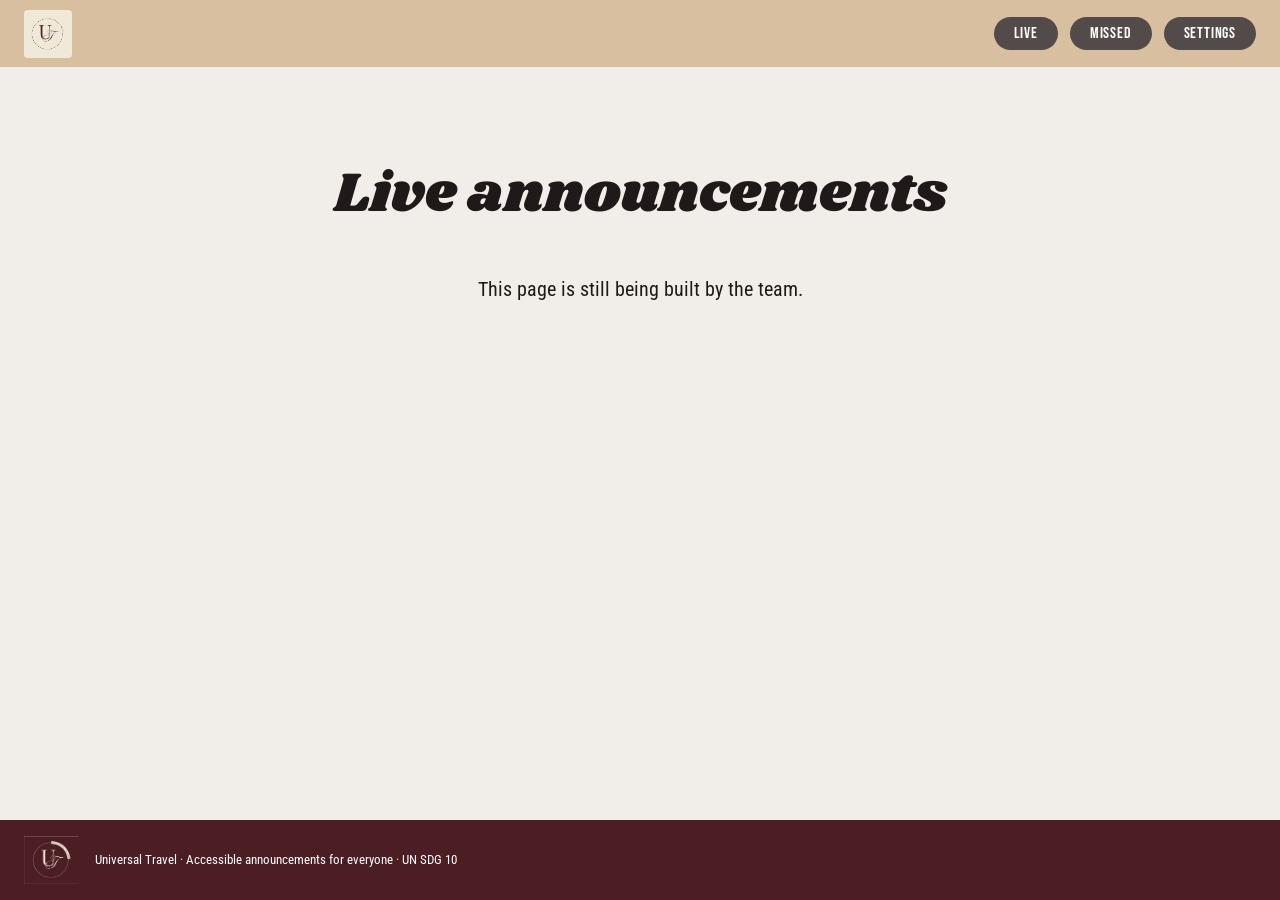
<file: index.html>
<!DOCTYPE html>
<html lang="en-GB">
<head>
  <meta charset="UTF-8">
  <meta name="viewport" content="width=device-width, initial-scale=1.0">
  <title>Live announcements | Universal Travel</title>

  <!-- fonts from our style guide -->
  <link rel="preconnect" href="https://fonts.googleapis.com">
  <link rel="preconnect" href="https://fonts.gstatic.com" crossorigin>
  <link href="https://fonts.googleapis.com/css2?family=Bebas+Neue&family=Playfair+Display:wght@400;700&family=Prompt:wght@400;600&family=Roboto+Condensed:wght@400;700&family=Shrikhand&display=swap" rel="stylesheet">

  <!-- every page needs these two so the settings (text size, contrast,
       colour-blind mode) work here too -->
  <link rel="stylesheet" href="css/style.css">
  <script src="js/preferences.js"></script>
  
  <!-- all the page links live in links.js, change them there -->
  <script src="js/links.js" defer></script>
</head>
<body>
  <a class="skip-link" href="#main">Skip to main content</a>

  <!-- header - same on every page -->
  <header class="site-header">
    <a class="logo" href="index.html" data-link="live">
      <img src="images/logo-beige.png" alt="Universal Travel – home">
    </a>
    <nav aria-label="Main">
      <ul class="nav-list">
        <li><a href="index.html" data-link="live">Live</a></li>
        <li><a href="missed.html" data-link="missed">Missed</a></li>
        <li><a href="settings.html" data-link="settings">Settings</a></li>
      </ul>
    </nav>
  </header>

  <!-- placeholder page -->
  <!-- this is where the live announcements page goes. -->
  <!-- whoever builds this page just replaces everything inside <main> -->
  <main id="main" class="main placeholder">
    <h1>Live announcements</h1>
    <p>This page is still being built by the team.</p>
  </main>

  <!-- footer - same on every page -->
  <footer class="site-footer">
    <img class="footer-logo" src="images/logo-red.png" alt="">
    <p class="small">Universal Travel · Accessible announcements for everyone · UN SDG 10</p>
  </footer>
</body>
</html>
</file>
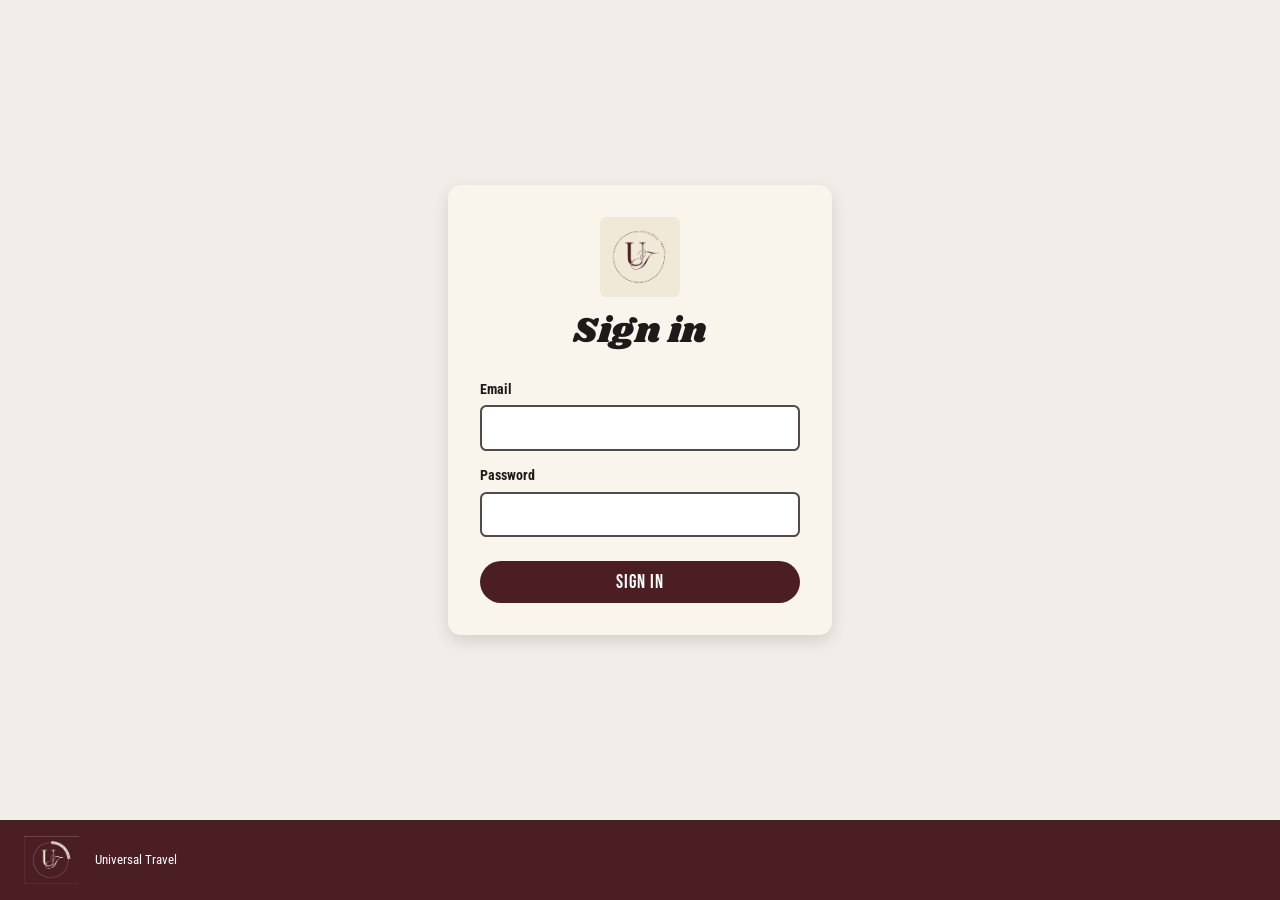
<file: login.html>
<!DOCTYPE html>
<html lang="en-GB">
<head>
  <meta charset="UTF-8">
  <meta name="viewport" content="width=device-width, initial-scale=1.0">
  <title>Sign in | Universal Travel</title>

  <!-- fonts from our style guide -->
  <link rel="preconnect" href="https://fonts.googleapis.com">
  <link rel="preconnect" href="https://fonts.gstatic.com" crossorigin>
  <link href="https://fonts.googleapis.com/css2?family=Bebas+Neue&family=Playfair+Display:wght@400;700&family=Prompt:wght@400;600&family=Roboto+Condensed:wght@400;700&family=Shrikhand&display=swap" rel="stylesheet">

  <!-- shared style + saved settings (text size, contrast, colour-blind mode) -->
  <link rel="stylesheet" href="css/style.css">
  <link rel="stylesheet" href="login.css">
  <script src="js/preferences.js"></script>
  <script src="login.js" defer></script>
</head>
<body>
  <main id="main" class="login-page">
    <form id="loginForm" class="login-card" novalidate>
      <img class="login-logo" src="images/logo-beige.png" alt="Universal Travel">
      <h1>Sign in</h1>

      <label for="email">Email</label>
      <input id="email" type="email" autocomplete="email" required>

      <label for="password">Password</label>
      <input id="password" type="password" autocomplete="current-password" required>

      <p id="error" class="error" role="alert" hidden></p>

      <button id="submit" type="submit">Sign in</button>
    </form>
  </main>

  <footer class="site-footer">
    <img class="footer-logo" src="images/logo-red.png" alt="">
    <p class="small">Universal Travel</p>
  </footer>
</body>
</html>
</file>
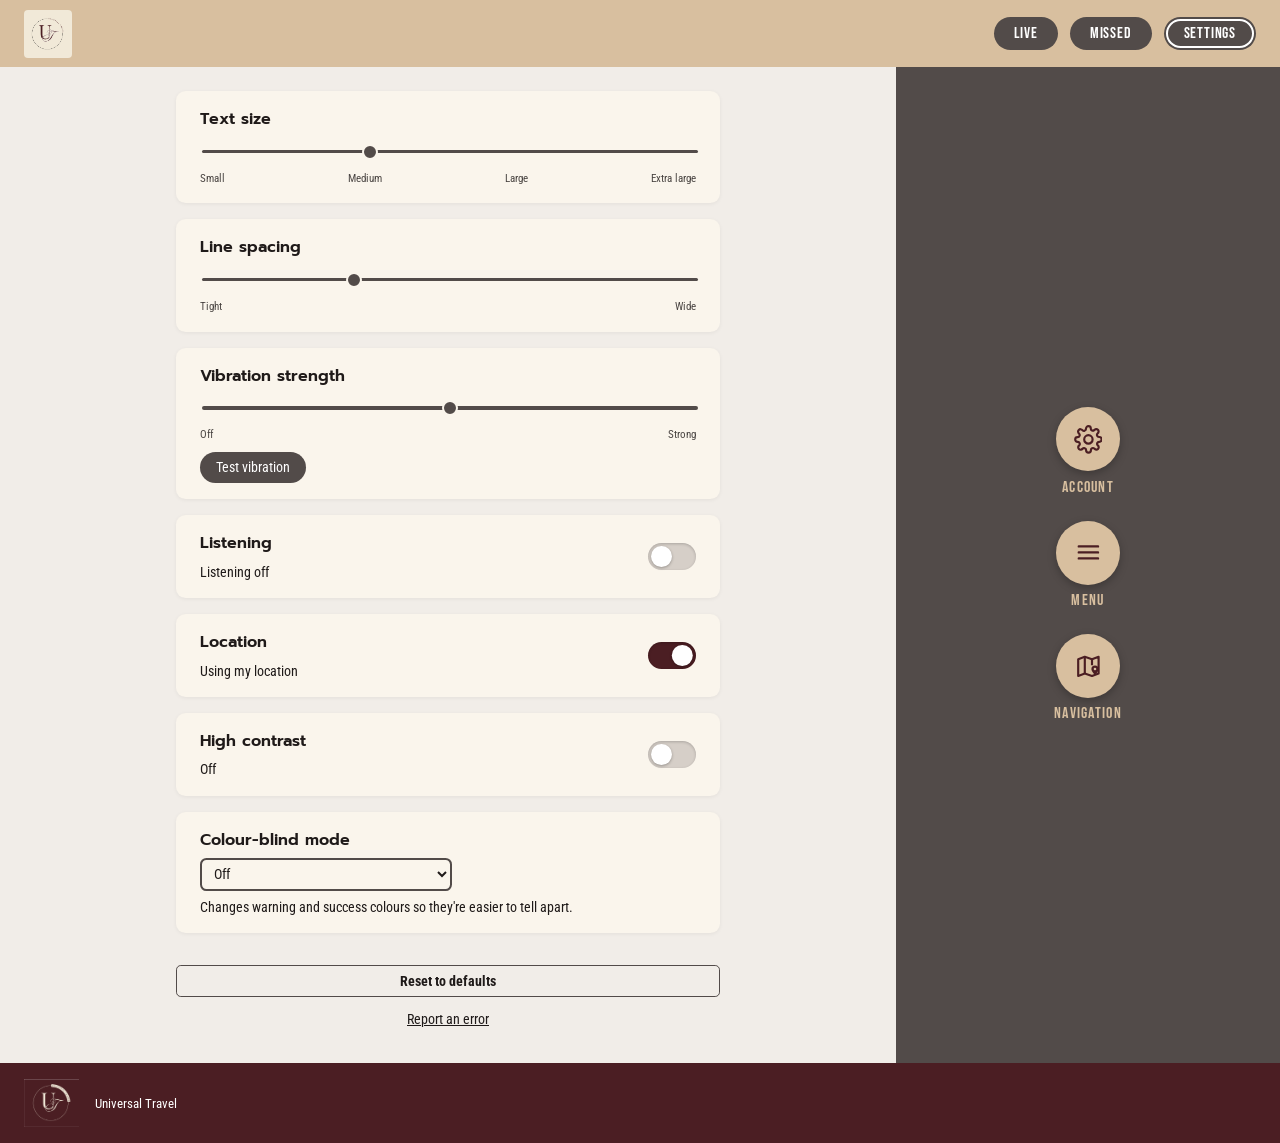
<file: settings.html>
<!DOCTYPE html>
<html lang="en-GB">
<head>
  <meta charset="UTF-8">
  <meta name="viewport" content="width=device-width, initial-scale=1.0">
  <title>Settings | Universal Travel</title>

  <!-- Team fonts from the style guide -->
  <link rel="preconnect" href="https://fonts.googleapis.com">
  <link rel="preconnect" href="https://fonts.gstatic.com" crossorigin>
  <link href="https://fonts.googleapis.com/css2?family=Bebas+Neue&family=Playfair+Display:wght@400;700&family=Prompt:wght@400;600&family=Roboto+Condensed:wght@400;700&family=Shrikhand&display=swap" rel="stylesheet">

  <link rel="stylesheet" href="css/style.css">
  <link rel="stylesheet" href="css/settings.css">

  <!-- Loaded in <head> so saved settings are applied
       before the page is drawn which avoids a "flash" of the wrong size -->
  <script src="js/preferences.js"></script>
  <script src="js/settings.js" defer></script>
  <script src="js/links.js" defer></script>
</head>
<body>
  <a class="skip-link" href="#main">Skip to main content</a>

  <!-- header (same on every page) -->
  <header class="site-header">
    <a class="logo" href="index.html">
      <img src="images/logo-beige.png" alt="Universal Travel – home">
    </a>
    <nav aria-label="Main">
     <ul class="nav-list">
        <li><a href="index.html" data-link="live">Live</a></li>
        <li><a href="missed.html" data-link="missed">Missed</a></li>
        <li><a href="settings.html" data-link="settings" aria-current="page">Settings</a></li>
      </ul>
    </nav>
  </header>

  <div class="page">
    <!--  Main settings panel (left) -->
    <main id="main" class="main">
      <h1 class="visually-hidden">Settings</h1>

      <!-- 1. Text size (Set-001) -->
      <section class="card">
        <label class="card-title" for="textSize">Text size</label>
        <input type="range" id="textSize" min="0" max="3" step="1">
        <div class="scale-labels" aria-hidden="true">
          <span>Small</span><span>Medium</span><span>Large</span><span>Extra large</span>
        </div>
      </section>

      <!-- Line pacing -->
      <section class="card">
        <label class="card-title" for="lineSpacing">Line spacing</label>
        <input type="range" id="lineSpacing" min="1.2" max="2.2" step="0.1">
        <div class="scale-labels" aria-hidden="true">
          <span>Tight</span><span>Wide</span>
        </div>
      </section>

      <!-- Vibration strength rate -->
      <section class="card">
        <label class="card-title" for="vibration">Vibration strength</label>
        <input type="range" id="vibration" min="0" max="100" step="10">
        <div class="scale-labels" aria-hidden="true">
          <span>Off</span><span>Strong</span>
        </div>
        <button type="button" class="btn btn-small" id="testVibration">Test vibration</button>
        <p class="hint" id="vibrationNote"></p>
      </section>

      <!-- Listening on/off  -->
      <section class="card card-row">
        <div>
          <h2 class="card-title">Listening</h2>
          <p class="card-sub" id="listenText">Listening off</p>
        </div>
        <label class="switch">
          <input type="checkbox" id="listenToggle" role="switch" aria-describedby="listenText">
          <span class="slider" aria-hidden="true"></span>
          <span class="visually-hidden">Listen for announcements</span>
        </label>
        <!-- Sound level meter: shows the microphone is really picking up sound -->
        <div class="meter" id="micMeterWrap" hidden>
          <span class="meter-label" id="meterLabel">Sound level</span>
          <div class="meter-track" role="meter" aria-labelledby="meterLabel"
               aria-valuemin="0" aria-valuemax="100" aria-valuenow="0" id="micMeter">
            <div class="meter-fill" id="micMeterFill"></div>
          </div>
        </div>
      </section>

      <!-- Location manually set -->
      <section class="card card-row">
        <div>
          <h2 class="card-title">Location</h2>
          <p class="card-sub" id="locationText">Using my location</p>
        </div>
        <label class="switch">
          <input type="checkbox" id="locationToggle" role="switch" aria-describedby="locationText">
          <span class="slider" aria-hidden="true"></span>
          <span class="visually-hidden">Use my location to find my station</span>
        </label>
        <div class="station-box" id="stationBox">
          <label for="stationSelect">Choose my station</label>
          <select id="stationSelect">
            <option value="">Select a station…</option>
          </select>
        </div>
        <p class="hint full" id="locationNote" aria-live="polite"></p>
      </section>

      <!-- Contrast added to Settings  -->
      <section class="card card-row">
        <div>
          <h2 class="card-title">High contrast</h2>
          <p class="card-sub" id="contrastText">Off</p>
        </div>
        <label class="switch">
          <input type="checkbox" id="contrastToggle" role="switch" aria-describedby="contrastText">
          <span class="slider" aria-hidden="true"></span>
          <span class="visually-hidden">High contrast mode</span>
        </label>
      </section>
      <!-- Colour-blind mode -->
      <section class="card">
        <label class="card-title" for="colourVision">Colour-blind mode</label>
        <select id="colourVision" aria-describedby="colourHint">
          <option value="off">Off</option>
          <option value="red-green">Red-green (protanopia / deuteranopia)</option>
          <option value="blue-yellow">Blue-yellow (tritanopia)</option>
          <option value="mono">Greyscale (no colour)</option>
        </select>
        <p class="hint" id="colourHint">Changes warning and success colours so they're easier to tell apart.</p>
      </section>

      <div class="actions">
        <button type="button" class="btn-reset" id="resetBtn">Reset to defaults</button>
        <!-- Dae's page opened from settings -->
        <a class="report-link" href="report-error.html">Report an error</a>
      </div>

      <!-- Screen readers announce messages put in here -->
      <div class="toast" id="status" role="status" aria-live="polite"></div>
    </main>

    <!-- sidebar (right): account, menu and navigation -->
    <aside class="sidebar" aria-label="Account and pages">
      <div class="side-tools">
        <!-- account icon - opens change password -->
        <button type="button" class="side-btn" id="btnAccount" aria-expanded="false" aria-controls="panelAccount">
          <span class="side-icon" aria-hidden="true">
            <svg class="gear" viewBox="0 0 24 24" width="28" height="28">
              <path fill="none" stroke="currentColor" stroke-width="1.8" stroke-linejoin="round" d="M12 15.5a3.5 3.5 0 1 0 0-7 3.5 3.5 0 0 0 0 7Z"/>
              <path fill="none" stroke="currentColor" stroke-width="1.8" stroke-linejoin="round" d="M19.4 15a1.7 1.7 0 0 0 .3 1.8l.1.1a2 2 0 1 1-2.8 2.8l-.1-.1a1.7 1.7 0 0 0-1.8-.3 1.7 1.7 0 0 0-1 1.5V21a2 2 0 1 1-4 0v-.1a1.7 1.7 0 0 0-1.1-1.5 1.7 1.7 0 0 0-1.8.3l-.1.1a2 2 0 1 1-2.8-2.8l.1-.1a1.7 1.7 0 0 0 .3-1.8 1.7 1.7 0 0 0-1.5-1H3a2 2 0 1 1 0-4h.1a1.7 1.7 0 0 0 1.5-1.1 1.7 1.7 0 0 0-.3-1.8l-.1-.1a2 2 0 1 1 2.8-2.8l.1.1a1.7 1.7 0 0 0 1.8.3H9a1.7 1.7 0 0 0 1-1.5V3a2 2 0 1 1 4 0v.1a1.7 1.7 0 0 0 1 1.5 1.7 1.7 0 0 0 1.8-.3l.1-.1a2 2 0 1 1 2.8 2.8l-.1.1a1.7 1.7 0 0 0-.3 1.8V9a1.7 1.7 0 0 0 1.5 1H21a2 2 0 1 1 0 4h-.1a1.7 1.7 0 0 0-1.5 1Z"/>
            </svg>
          </span>
          <span class="side-label">Account</span>
        </button>

        <!-- menu icon - opens the list of pages -->
        <div class="menu">
          <button type="button" class="side-btn" id="btnMenu" aria-expanded="false" aria-controls="panelMenu">
            <span class="side-icon" aria-hidden="true">
              <svg viewBox="0 0 24 24" width="28" height="28">
                <path fill="none" stroke="currentColor" stroke-width="2" stroke-linecap="round" d="M4 7h16M4 12h16M4 17h16"/>
              </svg>
            </span>
            <span class="side-label">Menu</span>
          </button>
            <ul class="menu-panel" id="panelMenu" hidden>
            <li><a href="index.html" data-link="live">Live announcements</a></li>
            <li><a href="missed.html" data-link="missed">Missed announcements</a></li>
            <li><a href="settings.html" data-link="settings" aria-current="page">Settings</a></li>
            <li><a href="report-error.html" data-link="report">Report an error</a></li>
            <li><button type="button" class="menu-logout" id="logoutBtn">Log out</button></li>
          </ul>
        </div>

        <!-- navigation icon - goes to the map once it's added in links.js -->
        <button type="button" class="side-btn is-placeholder" data-link="navigation" aria-disabled="true">
          <span class="side-icon" aria-hidden="true">
            <svg viewBox="0 0 24 24" width="28" height="28">
              <path fill="none" stroke="currentColor" stroke-width="1.8" stroke-linejoin="round" d="M9 4 3.5 6v14L9 18l6 2 5.5-2V4L15 6 9 4Z"/>
              <path fill="none" stroke="currentColor" stroke-width="1.8" d="M9 4v14M15 6v5"/>
              <path fill="currentColor" d="M17.5 11.2a3 3 0 0 0-3 3c0 2.2 3 5 3 5s3-2.8 3-5a3 3 0 0 0-3-3Zm0 4.1a1.1 1.1 0 1 1 0-2.2 1.1 1.1 0 0 1 0 2.2Z"/>
            </svg>
          </span>
          <span class="side-label">Navigation</span><span class="visually-hidden soon"> (coming soon)</span>
        </button>
      </div>

      <!-- change password (opened by the account icon) -->
      <section class="account-panel" id="panelAccount" aria-labelledby="accountTitle" hidden>
        <h2 class="panel-title" id="accountTitle">Change password</h2>
        <form id="passwordForm" novalidate>
          <label for="currentPw">Current password</label>
          <input type="password" id="currentPw" autocomplete="current-password">

          <label for="newPw">New password</label>
          <input type="password" id="newPw" autocomplete="new-password" aria-describedby="pwRules">
          <div class="strength-track" aria-hidden="true"><div class="strength-fill" id="strengthFill"></div></div>
          <p class="strength-text" id="strengthText" aria-live="polite"></p>
          <ul class="pw-rules" id="pwRules">
            <li data-rule="length">At least 8 characters</li>
            <li data-rule="upper">A capital letter</li>
            <li data-rule="number">A number</li>
            <li data-rule="symbol">A symbol, like ! or ?</li>
          </ul>

          <label for="confirmPw">Confirm new password</label>
          <input type="password" id="confirmPw" autocomplete="new-password">

          <label class="show-pw"><input type="checkbox" id="showPw"> Show passwords</label>

          <button type="submit" class="btn">Update password</button>
          <p class="form-msg" id="pwMessage" aria-live="polite"></p>
        </form>
      </section>
    </aside>
  </div>

  <!-- full-screen overlay: visual alert when a phone cannot vibrate -->
  <div class="flash-overlay" id="flashOverlay" aria-hidden="true"></div>

  <!-- footer (same on every page) -->
  <footer class="site-footer">
    <img class="footer-logo" src="images/logo-red.png" alt="">
    <p class="small">Universal Travel</p>
  </footer>
</body>
</html>
</file>
<file: css/style.css>
/*  Colour scheme as CSS variables */
:root {
  --header: #d8bf9f;     /* heading / top bar */
  --nav: #524b49;        /* navigation bar + sidebar */
  --main: #f1ede8;       /* main section (doc says #f1ed8 – check with team) */
  --footer: #4b1e23;     /* footer */
  --card: #faf5ec;
  --text: #1f1a19;
  --text-on-dark: #ffffff;
  --focus: #b5651d;

  /* status colours (used for good / bad / warning messages) */
  --ok: #8fe3a5;
  --bad: #ff8a80;
  --warn: #ffcc80;

  /* Set by the Settings page through preferences.js */
  --line-height: 1.5;

  /* Base text size. Everything uses "rem", so changing this scales all text. */
  font-size: 16px;
}

/* Text size options (set by preferences.js)  */
html[data-text-size="small"]  { font-size: 14px; }
html[data-text-size="medium"] { font-size: 16px; }
html[data-text-size="large"]  { font-size: 20px; }
html[data-text-size="xlarge"] { font-size: 24px; }

/* High contrast mode (set by preferences.js) */
html[data-contrast="high"] {
  --header: #000000;
  --nav: #000000;
  --main: #000000;
  --footer: #000000;
  --card: #000000;
  --text: #ffffff;
  --text-on-dark: #ffff00;
  --focus: #ffff00;
}
html[data-contrast="high"] .site-header,
html[data-contrast="high"] .site-footer,
html[data-contrast="high"] .sidebar { border: 2px solid #ffffff; }

/*  Colour-blind modes (set by preferences.js) 
   these swap red/green for colours that are easier to tell apart.
   we also always show a tick or cross so colour is never the only clue */
html[data-colour-vision="red-green"] {      /* protanopia + deuteranopia */
  --ok: #56b4e9;     /* sky blue */
  --bad: #e69f00;    /* orange */
  --warn: #f0e442;   /* yellow */
}
html[data-colour-vision="blue-yellow"] {    /* tritanopia */
  --ok: #4dd0c4;     /* teal */
  --bad: #ff5c8a;    /* pink-red */
  --warn: #ffffff;   /* white */
}
html[data-colour-vision="mono"] {           /* no colour at all */
  --ok: #ffffff;
  --bad: #ffffff;
  --warn: #cccccc;
  filter: grayscale(1);
}

/* Basics  */
* { box-sizing: border-box; }

body {
  margin: 0;
  min-height: 100vh;
  display: flex;
  flex-direction: column;
  background: var(--main);
  color: var(--text);
  font-family: "Roboto Condensed", sans-serif;
  font-size: 1rem;
  line-height: var(--line-height);
}

/*  Typography (style guide sizes in rem: 16px = 1rem) */
h1 { font-family: "Shrikhand", cursive;           font-size: clamp(2.5rem, 10vw, 6.25rem);  text-align: center; font-weight: 400; }
h2 { font-family: "Playfair Display", serif;      font-size: clamp(2rem, 7vw, 4.0625rem);  text-align: center; }
h3 { font-family: "Prompt", sans-serif;           font-size: clamp(1.5rem, 5vw, 2.8125rem);  text-align: center; }
h4 { font-family: "Prompt", sans-serif;           font-size: clamp(1.25rem, 4vw, 2.1875rem); text-align: center; }
h5 { font-family: "Bebas Neue", sans-serif;       font-size: 1.25rem;    text-align: center; }
h6 { font-family: "Playfair Display", serif;      font-size: 1.5625rem; text-align: center; }
p  { font-family: "Roboto Condensed", sans-serif; font-size: 1.25rem; text-align: center; }

/* visible keyboard focus everywhere (accessibility) */
:focus-visible { outline: 3px solid var(--focus); outline-offset: 3px; }

/* hidden on screen but still read by screen readers */
.visually-hidden {
  position: absolute !important;
  width: 1px; height: 1px;
  overflow: hidden;
  clip: rect(0 0 0 0);
  white-space: nowrap;
}

.skip-link {
  position: absolute;
  left: -9999px;
  top: 0;
  background: #ffffff;
  color: #000000;
  padding: 0.5rem 1rem;
  z-index: 100;
}
.skip-link:focus { left: 1rem; }

/*  Header + navigation  */
.site-header {
  background: var(--header);
  display: flex;
  align-items: center;
  justify-content: space-between;
  gap: 0.75rem;
  padding: 0.6rem 1.5rem;
}

/* logos (beige in the header, red in the footer) */
.logo img {
  display: block;
  height: 3rem;
  width: auto;
  border-radius: 0.25rem;
}
.footer-logo {
  height: 3rem;
  width: auto;
}

.nav-list {
  list-style: none;
  display: flex;
  gap: 0.75rem;
  margin: 0;
  padding: 0;
}
.nav-list a {
  display: inline-block;
  background: var(--nav);
  color: var(--text-on-dark);
  font-family: "Bebas Neue", sans-serif;
  font-size: 1rem;
  letter-spacing: 0.05em;
  text-decoration: none;
  padding: 0.3rem 1.25rem;
  border-radius: 999px;          /* pill shape from the mockup */
}
.nav-list a:hover,
.nav-list a[aria-current="page"] {
  outline: 2px solid var(--text-on-dark);
  outline-offset: -4px;
}

/*  Page layout: main (left) + sidebar (right) */
.page {
  flex: 1;
  display: grid;
  grid-template-columns: minmax(0, 1fr) 30%;
}
.main {
  background: var(--main);
  padding: 1.5rem;
}
.sidebar {
  background: var(--nav);
  color: var(--footer);
}

/*  Footer */
.site-footer {
  background: var(--footer);
  color: var(--text-on-dark);
  display: flex;
  align-items: center;
  gap: 1rem;
  padding: 1rem 1.5rem;
}
.site-footer p { margin: 0; }
.small { font-size: 0.8rem; }

/* -Mobile: sidebar becomes a thin strip under the content */
@media (max-width: 760px) {
  .page { grid-template-columns: minmax(0, 1fr); }
  .sidebar { min-height: 3rem; }
  .site-header { padding: 0.5rem 0.75rem; }
  .logo img { height: 2.6rem; }
  .nav-list { gap: 0.3rem; }
  .nav-list a { padding: 0.25rem 0.6rem; font-size: 0.85rem; }
  .site-footer { padding: 0.75rem; }
  .footer-logo { height: 2.6rem; }
}

/* placeholder pages (Live, Missed, Report) until the team adds theirs */
.placeholder { flex: 1; text-align: center; padding: 3rem 1.5rem; }
.placeholder h1 { font-size: clamp(2rem, 7vw, 3.5rem); }
.back-link { color: var(--text); }
</file>
<file: login.css>
/* login page - uses the colours from style.css */
.login-page {
  flex: 1;
  display: grid;
  place-items: center;
  padding: 2rem 1rem;
}

.login-card {
  width: 100%;
  max-width: 24rem;
  padding: 2rem;
  background: var(--card);
  border-radius: 0.8rem;
  box-shadow: 0 6px 16px rgba(0, 0, 0, 0.12);
}

.login-logo {
  display: block;
  width: 5rem;
  height: auto;
  margin: 0 auto 0.5rem;
  border-radius: 0.4rem;
}

.login-card h1 {
  margin: 0 0 1.25rem;
  font-size: 2.25rem;
}

.login-card label {
  display: block;
  margin: 0.9rem 0 0.3rem;
  font-size: 0.9rem;
  font-weight: 700;
}

.login-card input {
  width: 100%;
  padding: 0.55rem 0.7rem;
  font: inherit;
  color: var(--text);
  background: #ffffff;
  border: 2px solid var(--nav);
  border-radius: 0.4rem;
}

/* error message under the boxes */
.error {
  margin: 1rem 0 0;
  padding: 0.5rem 0.7rem;
  font-size: 0.9rem;
  text-align: left;
  color: #1f1a19;
  background: var(--bad);
  border-radius: 0.4rem;
}
.error::before { content: "✗ "; font-weight: 700; }

/* sign in button */
#submit {
  width: 100%;
  margin-top: 1.5rem;
  padding: 0.6rem 1rem;
  font-family: "Bebas Neue", sans-serif;
  font-size: 1.2rem;
  letter-spacing: 0.05em;
  color: #ffffff;
  background: var(--footer);
  border: none;
  border-radius: 999px;
  cursor: pointer;
}
#submit:hover { filter: brightness(1.2); }

/* high contrast mode */
html[data-contrast="high"] .login-card { border: 2px solid #ffffff; }
html[data-contrast="high"] .login-card input { background: #000000; color: #ffffff; border-color: #ffffff; }
html[data-contrast="high"] #submit { background: #ffff00; color: #000000; }
</file>
<file: css/settings.css>
/*  setting card */
.card {
  background: var(--card);
  border-radius: 0.6rem;
  padding: 1rem 1.5rem;
  margin: 0 auto 1rem;
  max-width: 34rem;
  box-shadow: 0 1px 4px rgba(0, 0, 0, 0.06);
}
html[data-contrast="high"] .card { border: 2px solid #ffffff; }

.card-title {
  display: block;
  font-family: "Prompt", sans-serif;
  font-size: 1rem;
  font-weight: 600;
  text-align: left;
  margin: 0 0 0.4rem;
}
.card-sub { margin: 0; font-size: 0.85rem; text-align: left; }

/* Cards with a label on the left and a switch on the right */
.card-row {
  display: flex;
  flex-wrap: wrap;
  align-items: center;
  justify-content: space-between;
  gap: 0.75rem;
}
.card-row > .meter,
.card-row > .station-box,
.card-row > .full { flex-basis: 100%; }

.hint { margin: 0.4rem 0 0; font-size: 0.85rem; text-align: left; }
.hint:empty { display: none; }   /* no gap when there's no message */

/* sliders (range inputs) */
input[type="range"] {
  -webkit-appearance: none;
  appearance: none;
  width: 100%;
  height: 1.5rem;
  background: transparent;
  cursor: pointer;
}
input[type="range"]::-webkit-slider-runnable-track {
  height: 0.2rem;
  background: var(--nav);
  border-radius: 999px;
}
input[type="range"]::-moz-range-track {
  height: 0.2rem;
  background: var(--nav);
  border-radius: 999px;
}
input[type="range"]::-webkit-slider-thumb {
  -webkit-appearance: none;
  width: 1rem;
  height: 1rem;
  margin-top: -0.4rem;
  border-radius: 50%;
  background: var(--nav);
  border: 2px solid var(--card);
}
input[type="range"]::-moz-range-thumb {
  width: 1rem;
  height: 1rem;
  border-radius: 50%;
  background: var(--nav);
  border: 2px solid var(--card);
}
html[data-contrast="high"] input[type="range"]::-webkit-slider-runnable-track { background: #ffffff; }
html[data-contrast="high"] input[type="range"]::-moz-range-track { background: #ffffff; }
html[data-contrast="high"] input[type="range"]::-webkit-slider-thumb { background: #ffff00; }
html[data-contrast="high"] input[type="range"]::-moz-range-thumb { background: #ffff00; }

.scale-labels {
  display: flex;
  justify-content: space-between;
  font-size: 0.7rem;
  opacity: 0.8;
}

/*  Toggle switches (built from a checkbox) */
.switch { position: relative; display: inline-flex; flex-shrink: 0; cursor: pointer; }
.switch input { position: absolute; opacity: 0; width: 1px; height: 1px; }
.slider {
  position: relative;
  width: 3rem;
  height: 1.7rem;
  background: #d6cfc8;
  border-radius: 999px;
  box-shadow: inset 0 1px 3px rgba(0, 0, 0, 0.2);
  transition: background 0.25s;
}
.slider::after {
  content: "";
  position: absolute;
  top: 0.2rem;
  left: 0.2rem;
  width: 1.3rem;
  height: 1.3rem;
  background: #ffffff;
  border-radius: 50%;
  box-shadow: 0 1px 3px rgba(0, 0, 0, 0.3);
  transition: transform 0.25s;
}
.switch:hover .slider { background: #c9c1b9; }
.switch input:checked + .slider { background: var(--footer); }
.switch input:checked + .slider::after { transform: translateX(1.3rem); }
.switch input:focus-visible + .slider { outline: 3px solid var(--focus); outline-offset: 3px; }

html[data-contrast="high"] .slider { background: #000000; border: 2px solid #ffffff; box-shadow: none; }
html[data-contrast="high"] .slider::after { top: 0.1rem; left: 0.1rem; background: #ffffff; }
html[data-contrast="high"] .switch input:checked + .slider { background: #ffff00; border-color: #ffff00; }
html[data-contrast="high"] .switch input:checked + .slider::after { background: #000000; }

@media (prefers-reduced-motion: reduce) {
  .slider, .slider::after { transition: none; }
}

/* station dropdown  */
.station-box label {
  display: block;
  font-size: 0.85rem;
  text-decoration: underline;
  margin-bottom: 0.25rem;
}
select {
  font: inherit;
  font-size: 0.9rem;
  padding: 0.3rem 0.5rem;
  border: 2px solid var(--nav);
  border-radius: 0.4rem;
  background: var(--card);
  color: var(--text);
  max-width: 100%;
}

/*  Buttons  */
.btn {
  background: var(--nav);
  color: #ffffff;
  border: none;
  border-radius: 999px;
  padding: 0.35rem 1rem;
  font: inherit;
  font-size: 0.85rem;
  cursor: pointer;
  margin-top: 0.5rem;
}
.btn:hover { filter: brightness(1.2); }
html[data-contrast="high"] .btn { background: #ffff00; color: #000000; }

.actions {
  max-width: 34rem;
  margin: 2rem auto 0.5rem;
  text-align: center;
}
.btn-reset {
  width: 100%;
  background: transparent;
  color: var(--text);
  border: 1.5px solid var(--nav);
  border-radius: 0.3rem;
  padding: 0.3rem;
  font: inherit;
  font-size: 0.85rem;
  font-weight: 700;
  cursor: pointer;
}
html[data-contrast="high"] .btn-reset { border-color: #ffffff; }
.report-link {
  display: inline-block;
  margin-top: 0.75rem;
  font-size: 0.85rem;
  color: var(--text);
}

/* Microphone level meter  */
.meter-label { font-size: 0.75rem; }
.meter-track {
  height: 0.6rem;
  background: #e2dcd6;
  border-radius: 999px;
  overflow: hidden;
}
.meter-fill {
  height: 100%;
  width: 0%;
  background: var(--footer);
  transition: width 0.08s linear;
}
html[data-contrast="high"] .meter-fill { background: #ffff00; }

/*  Sidebar: account, menu and navigation  */
.sidebar {
  display: flex;
  flex-direction: column;
  align-items: center;
  justify-content: center;
  gap: 1.5rem;
  padding: 2rem 1rem;
}

.side-tools {
  display: flex;
  flex-direction: column;
  align-items: center;
  gap: 1.5rem;
}
.side-btn {
  display: flex;
  flex-direction: column;
  align-items: center;
  gap: 0.4rem;
  background: none;
  border: none;
  padding: 0;
  color: var(--header);
  cursor: pointer;
}
.side-icon {
  display: grid;
  place-items: center;
  width: 4rem;
  height: 4rem;
  border-radius: 50%;
  background: var(--header);
  color: var(--footer);
  box-shadow: 0 3px 8px rgba(0, 0, 0, 0.25);
  transition: transform 0.2s, box-shadow 0.2s;
}
.side-icon svg { width: 1.8rem; height: 1.8rem; }
.side-btn:hover .side-icon,
.side-btn[aria-expanded="true"] .side-icon {
  transform: translateY(-2px);
  box-shadow: 0 6px 14px rgba(0, 0, 0, 0.3);
}
.side-label {
  font-family: "Bebas Neue", sans-serif;
  font-size: 1rem;
  letter-spacing: 0.08em;
}
.side-btn.is-placeholder { cursor: not-allowed; }

/* the gear turns when the account panel is open */
.gear { transition: transform 0.6s ease; }
.side-btn[aria-expanded="true"] .gear { transform: rotate(90deg); }

html[data-contrast="high"] .side-icon { background: #000000; color: #ffff00; border: 2px solid #ffff00; }
html[data-contrast="high"] .side-btn { color: #ffff00; }

/* menu drop down */
.menu { position: relative; }
.menu-panel {
  position: absolute;
  top: calc(100% + 0.5rem);
  left: 50%;
  transform: translateX(-50%);
  min-width: 13rem;
  margin: 0;
  padding: 0.4rem;
  list-style: none;
  background: var(--card);
  border-radius: 0.6rem;
  box-shadow: 0 6px 16px rgba(0, 0, 0, 0.3);
  z-index: 50;
}
.menu-panel a,
.menu-logout {
  display: block;
  width: 100%;
  padding: 0.45rem 0.8rem;
  border: none;
  border-radius: 0.4rem;
  background: none;
  color: var(--text);
  font-family: "Bebas Neue", sans-serif;
  font-size: 1rem;
  letter-spacing: 0.05em;
  text-align: left;
  text-decoration: none;
  white-space: nowrap;
  cursor: pointer;
}
.menu-logout { border-top: 1px solid var(--header); border-radius: 0 0 0.4rem 0.4rem; margin-top: 0.3rem; }
.menu-panel a:hover,
.menu-logout:hover,
.menu-panel a[aria-current="page"] {
  background: var(--header);
}
html[data-contrast="high"] .menu-panel { border: 2px solid #ffffff; }
html[data-contrast="high"] .menu-panel a:hover,
html[data-contrast="high"] .menu-logout:hover,
html[data-contrast="high"] .menu-panel a[aria-current="page"] { background: #ffff00; color: #000000; }

/* change password panel */
.account-panel {
  width: 100%;
  max-width: 20rem;
  padding: 1.25rem;
  background: var(--card);
  color: var(--text);
  border-radius: 0.8rem;
  box-shadow: 0 6px 16px rgba(0, 0, 0, 0.3);
}
.panel-title {
  margin: 0 0 0.5rem;
  font-family: "Prompt", sans-serif;
  font-size: 1.1rem;
  font-weight: 600;
  text-align: left;
}
.account-panel label {
  display: block;
  margin: 0.8rem 0 0.25rem;
  font-size: 0.85rem;
  font-weight: 700;
}
.account-panel input[type="password"],
.account-panel input[type="text"] {
  width: 100%;
  padding: 0.4rem 0.6rem;
  font: inherit;
  font-size: 0.9rem;
  color: var(--text);
  background: #ffffff;
  border: 2px solid var(--nav);
  border-radius: 0.4rem;
}
.account-panel input[aria-invalid="true"] { border-color: #b3261e; border-width: 3px; }
.account-panel .show-pw {
  display: flex;
  align-items: center;
  gap: 0.4rem;
  font-weight: 400;
}
.account-panel .btn { width: 100%; margin-top: 1rem; padding: 0.5rem 1rem; }

/* strength bar */
.strength-track {
  height: 0.4rem;
  margin-top: 0.5rem;
  background: #e2dcd6;
  border-radius: 999px;
  overflow: hidden;
}
.strength-fill { height: 100%; width: 0%; transition: width 0.2s, background 0.2s; }
.strength-text { margin: 0.25rem 0 0; font-size: 0.75rem; text-align: left; }
.strength-text:empty { display: none; }

/* password rules - a cross turns into a tick when the rule is met */
.pw-rules {
  list-style: none;
  margin: 0.5rem 0 0;
  padding: 0;
  font-size: 0.8rem;
}
.pw-rules li { display: flex; align-items: center; gap: 0.4rem; margin: 0.15rem 0; }
.pw-rules li::before {
  content: "✗";
  display: grid;
  place-items: center;
  width: 1.1rem;
  height: 1.1rem;
  border-radius: 50%;
  background: var(--bad);
  color: #1f1a19;
  font-size: 0.7rem;
  font-weight: 700;
}
.pw-rules li.ok::before { content: "✓"; background: var(--ok); }

/* message under the form */
.form-msg { margin: 0.75rem 0 0; font-size: 0.85rem; text-align: left; }
.form-msg:empty { display: none; }
.form-msg.error,
.form-msg.success { padding: 0.4rem 0.6rem; border-radius: 0.4rem; color: #1f1a19; }
.form-msg.error { background: var(--bad); }
.form-msg.success { background: var(--ok); }

html[data-contrast="high"] .account-panel { border: 2px solid #ffffff; }
html[data-contrast="high"] .account-panel input[type="password"],
html[data-contrast="high"] .account-panel input[type="text"] { background: #000000; color: #ffffff; border-color: #ffffff; }

@media (max-width: 760px) {
  .sidebar { padding: 1rem; }
  .side-tools { flex-direction: row; }
  .side-icon { width: 3.2rem; height: 3.2rem; }
  .menu-panel { top: auto; bottom: calc(100% + 0.5rem); }
}

/*  "Saved" message */
.toast {
  position: fixed;
  bottom: 1.5rem;
  left: 50%;
  transform: translateX(-50%);
  background: var(--footer);
  color: #ffffff;
  padding: 0.5rem 1.25rem;
  border-radius: 999px;
  font-size: 0.85rem;
  opacity: 0;
  pointer-events: none;
  transition: opacity 0.3s;
}
.toast.show { opacity: 1; }
html[data-contrast="high"] .toast { border: 2px solid #ffff00; }

/*  Screen-flash (used when vibration is not supported)  */
.flash-overlay {
  position: fixed;
  inset: 0;
  background: #ffffff;
  opacity: 0;
  pointer-events: none;
  z-index: 200;
}
.flash-overlay.flash { animation: flash 0.8s ease-out 2; }
@keyframes flash { 0%, 100% { opacity: 0; } 30% { opacity: 0.8; } }

@media (prefers-reduced-motion: reduce) {
  .flash-overlay.flash { animation: none; }
  .gear { transition: none; }
}
</file>
